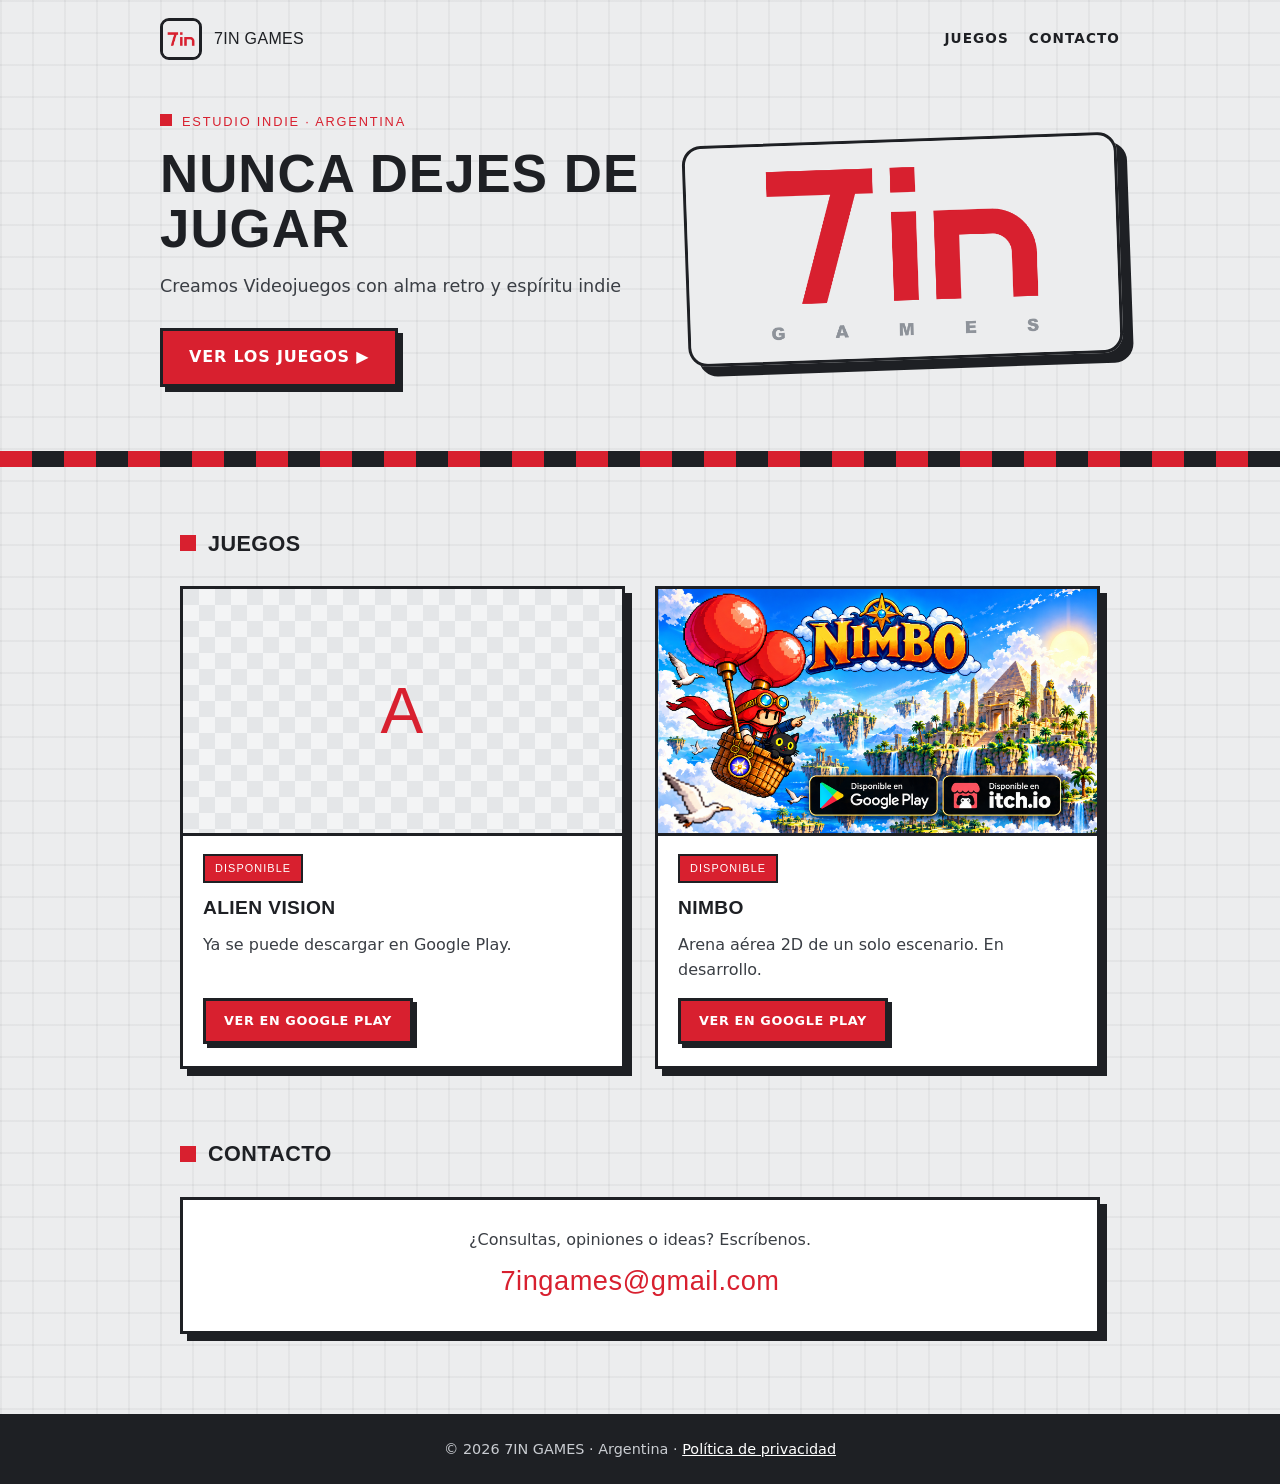
<file: index.html>
<!doctype html>
<html lang="es">
<head>
<meta charset="utf-8">
<meta name="viewport" content="width=device-width, initial-scale=1">
<title>7IN GAMES · Estudio indie de videojuegos</title>
<meta name="description" content="7IN GAMES (se lee «Tin»): estudio indie argentino de videojuegos para Android.">
<link rel="icon" type="image/png" href="logo/7ingames_rojo_icono512.png">
<link rel="stylesheet" href="style.css">
</head>
<body>

<header class="top">
  <a class="brand" href="#">
    <img src="logo/7ingames_rojo_icono512.png" alt="">
    <span class="display">7IN GAMES</span>
  </a>
  <nav>
    <a href="#juegos">Juegos</a>
    <a href="#contacto">Contacto</a>
  </nav>
</header>

<section class="hero wrap">
  <div>
    <p class="kicker display" id="kicker"></p>
    <h1 class="display" id="titular"></h1>
    <p class="bajada" id="bajada"></p>
    <p class="pron" id="pron"></p>
    <a class="btn" href="#juegos">Ver los juegos ▶</a>
  </div>
  <div class="hero-logo">
    <img src="logo/7ingames_rojo.png" alt="7IN GAMES">
  </div>
</section>

<div class="strip"></div>

<main class="wrap">
  <section class="bloque" id="juegos">
    <h2 class="titulo display">Juegos</h2>
    <div class="games" id="juegos-lista"></div>
  </section>

  <section class="bloque" id="contacto">
    <h2 class="titulo display">Contacto</h2>
    <div class="contacto">
      <p id="contacto-texto"></p>
      <a class="mail display" id="contacto-mail"></a>
    </div>
  </section>
</main>

<footer>
  <div class="wrap"><span id="pie"></span> · <a href="privacidad.html">Política de privacidad</a></div>
</footer>

<noscript><p style="text-align:center;padding:20px">Contacto: 7ingames@gmail.com</p></noscript>

<script src="contenido.js"></script>
<script>
(function () {
  var c = window.CONTENIDO;
  if (!c) { return; }

  function el(tag, cls, text) {
    var e = document.createElement(tag);
    if (cls) { e.className = cls; }
    if (text) { e.textContent = text; }
    return e;
  }
  function set(id, text) { document.getElementById(id).textContent = text; }

  set("kicker", c.estudio.kicker);
  set("titular", c.estudio.titular);
  set("bajada", c.estudio.bajada);
  set("pron", c.estudio.pronunciacion);
  set("contacto-texto", c.contacto.texto);
  set("pie", c.pie);

  var mail = document.getElementById("contacto-mail");
  mail.textContent = c.contacto.email;
  mail.href = "mailto:" + c.contacto.email;

  var lista = document.getElementById("juegos-lista");
  c.juegos.forEach(function (j) {
    var card = el("article", "card");

    var thumb = el("div", "thumb");
    if (j.imagen) {
      var img = el("img");
      img.src = j.imagen;
      img.alt = j.nombre;
      thumb.appendChild(img);
    } else {
      thumb.appendChild(el("span", "inicial display", j.nombre.charAt(0)));
    }
    card.appendChild(thumb);

    var body = el("div", "card-body");
    var etiqueta = j.estado === "disponible" ? "Disponible" : "Próximamente";
    body.appendChild(el("span", "estado display " + j.estado, etiqueta));
    body.appendChild(el("h3", "display", j.nombre));
    body.appendChild(el("p", "", j.texto));
    if (j.enlace) {
      var a = el("a", "btn chico", j.boton || "Ver más");
      a.href = j.enlace;
      a.target = "_blank";
      a.rel = "noopener";
      body.appendChild(a);
    }
    card.appendChild(body);
    lista.appendChild(card);
  });
})();
</script>

</body>
</html>
</file>
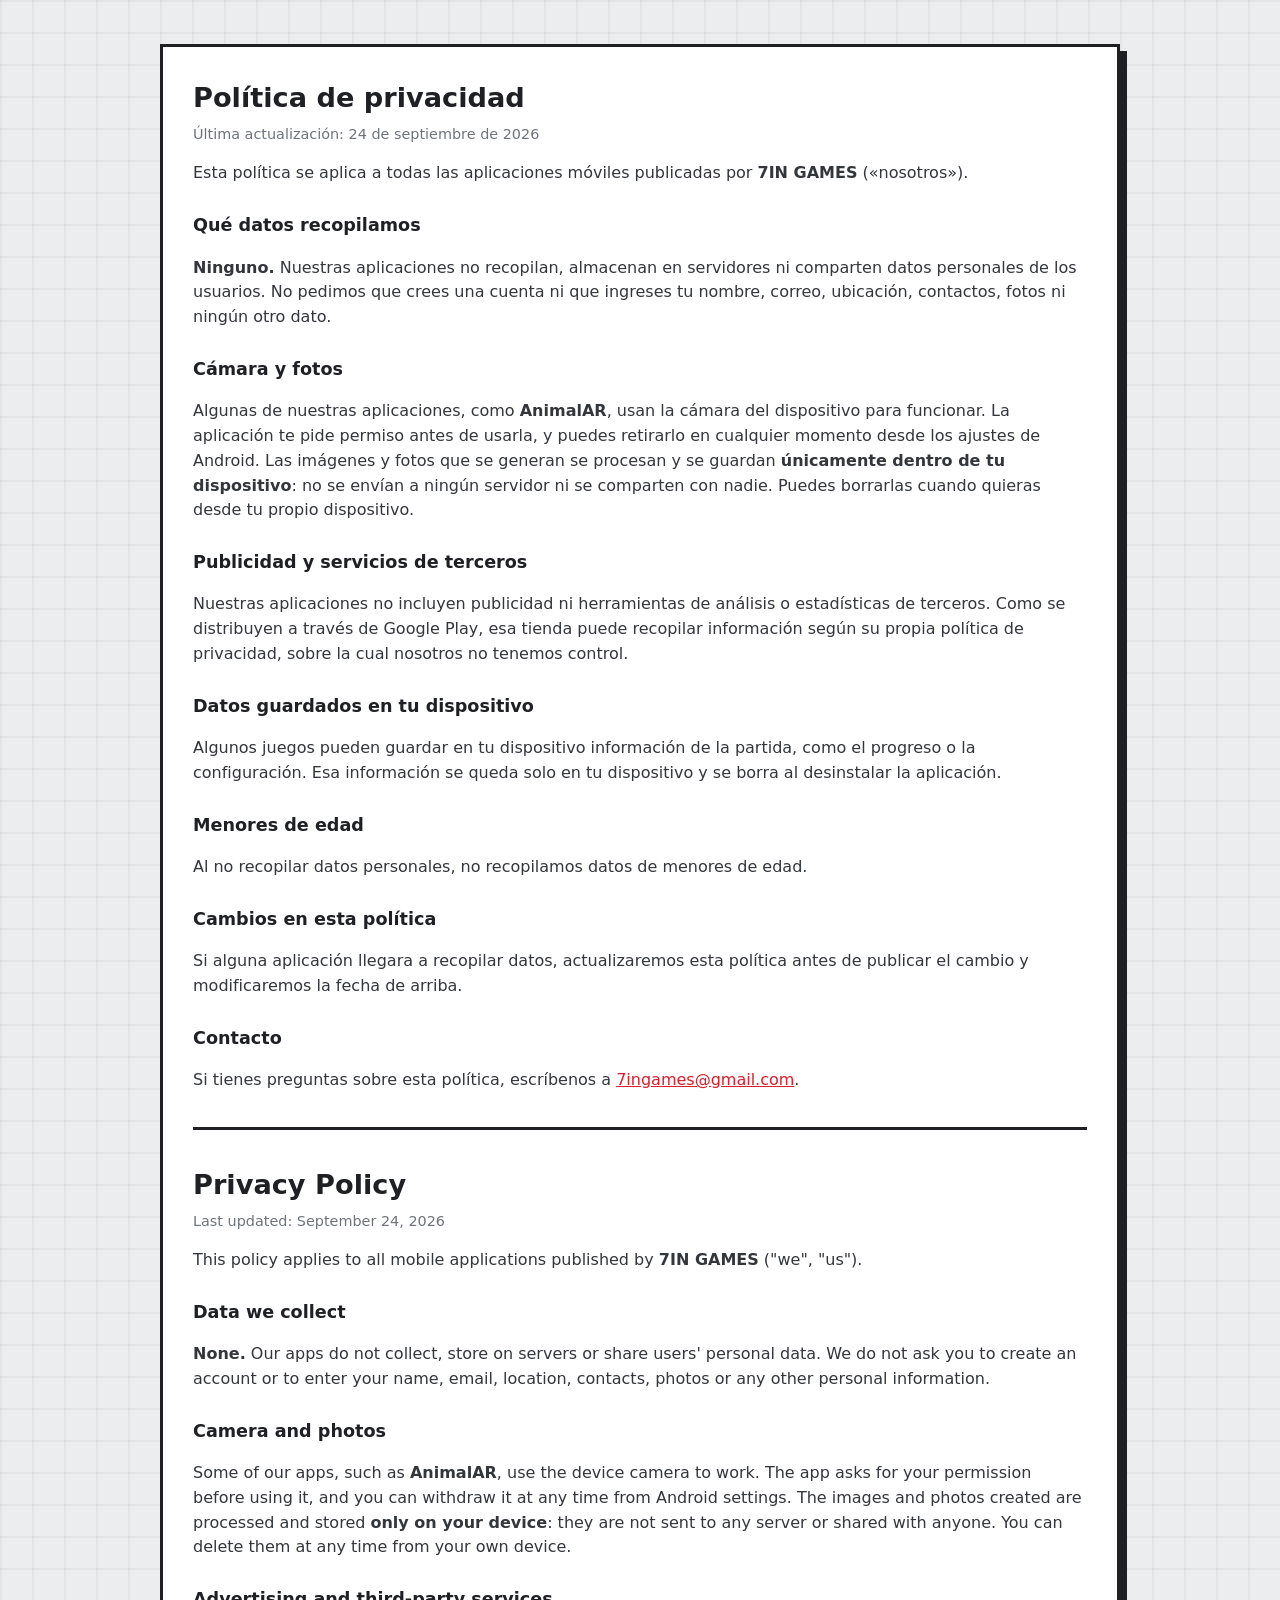
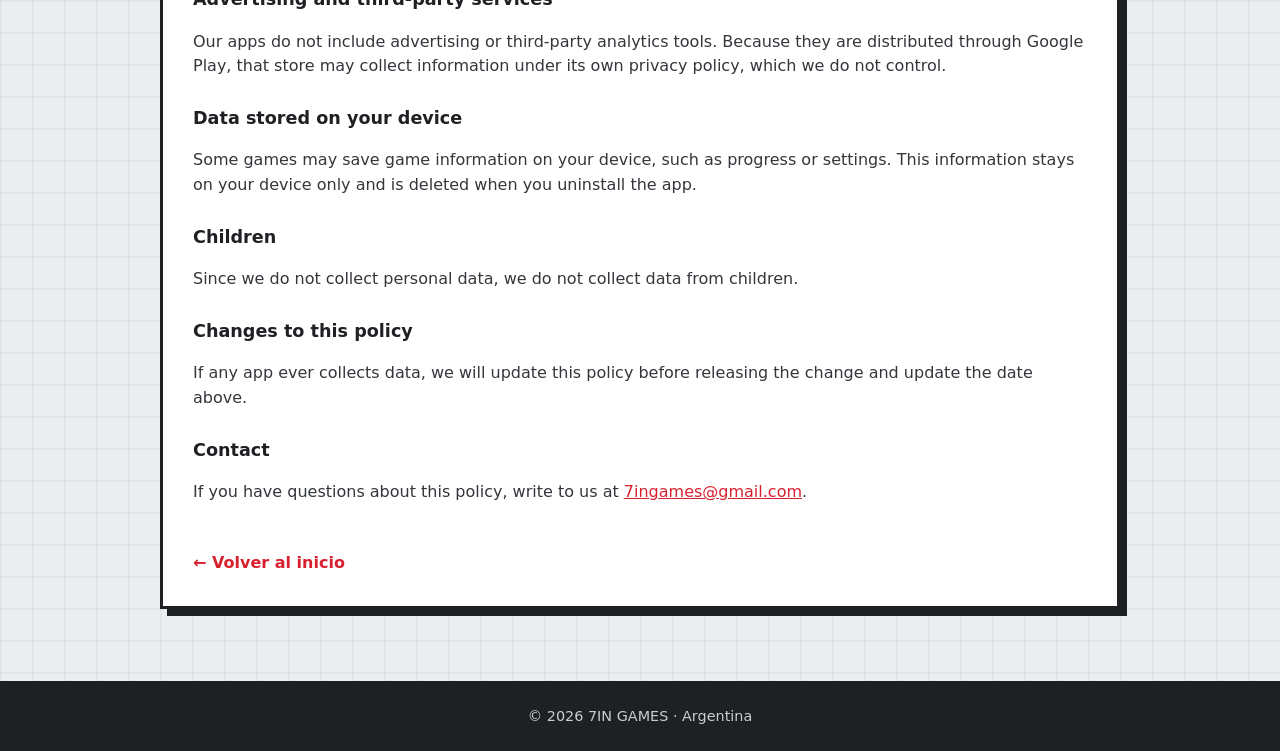
<file: privacidad.html>
<!doctype html>
<html lang="es">
<head>
<meta charset="utf-8">
<meta name="viewport" content="width=device-width, initial-scale=1">
<title>Política de privacidad · 7IN GAMES</title>
<meta name="description" content="Política de privacidad de las aplicaciones de 7IN GAMES. Nuestras apps no recopilan datos personales.">
<link rel="icon" type="image/png" href="logo/7ingames_rojo_icono512.png">
<link rel="stylesheet" href="style.css">
</head>
<body>
<main class="wrap">
  <div class="doc">

    <h1>Política de privacidad</h1>
    <p class="fecha">Última actualización: 24 de septiembre de 2026</p>

    <p>Esta política se aplica a todas las aplicaciones móviles publicadas por <b>7IN GAMES</b> («nosotros»).</p>

    <h2>Qué datos recopilamos</h2>
    <p><b>Ninguno.</b> Nuestras aplicaciones no recopilan, almacenan en servidores ni comparten datos personales de los usuarios. No pedimos que crees una cuenta ni que ingreses tu nombre, correo, ubicación, contactos, fotos ni ningún otro dato.</p>

    <h2>Cámara y fotos</h2>
    <p>Algunas de nuestras aplicaciones, como <b>AnimalAR</b>, usan la cámara del dispositivo para funcionar. La aplicación te pide permiso antes de usarla, y puedes retirarlo en cualquier momento desde los ajustes de Android. Las imágenes y fotos que se generan se procesan y se guardan <b>únicamente dentro de tu dispositivo</b>: no se envían a ningún servidor ni se comparten con nadie. Puedes borrarlas cuando quieras desde tu propio dispositivo.</p>

    <h2>Publicidad y servicios de terceros</h2>
    <p>Nuestras aplicaciones no incluyen publicidad ni herramientas de análisis o estadísticas de terceros. Como se distribuyen a través de Google Play, esa tienda puede recopilar información según su propia política de privacidad, sobre la cual nosotros no tenemos control.</p>

    <h2>Datos guardados en tu dispositivo</h2>
    <p>Algunos juegos pueden guardar en tu dispositivo información de la partida, como el progreso o la configuración. Esa información se queda solo en tu dispositivo y se borra al desinstalar la aplicación.</p>

    <h2>Menores de edad</h2>
    <p>Al no recopilar datos personales, no recopilamos datos de menores de edad.</p>

    <h2>Cambios en esta política</h2>
    <p>Si alguna aplicación llegara a recopilar datos, actualizaremos esta política antes de publicar el cambio y modificaremos la fecha de arriba.</p>

    <h2>Contacto</h2>
    <p>Si tienes preguntas sobre esta política, escríbenos a <a href="mailto:7ingames@gmail.com">7ingames@gmail.com</a>.</p>

    <hr>

    <h1 lang="en">Privacy Policy</h1>
    <p class="fecha" lang="en">Last updated: September 24, 2026</p>

    <p lang="en">This policy applies to all mobile applications published by <b>7IN GAMES</b> ("we", "us").</p>

    <h2 lang="en">Data we collect</h2>
    <p lang="en"><b>None.</b> Our apps do not collect, store on servers or share users' personal data. We do not ask you to create an account or to enter your name, email, location, contacts, photos or any other personal information.</p>

    <h2 lang="en">Camera and photos</h2>
    <p lang="en">Some of our apps, such as <b>AnimalAR</b>, use the device camera to work. The app asks for your permission before using it, and you can withdraw it at any time from Android settings. The images and photos created are processed and stored <b>only on your device</b>: they are not sent to any server or shared with anyone. You can delete them at any time from your own device.</p>

    <h2 lang="en">Advertising and third-party services</h2>
    <p lang="en">Our apps do not include advertising or third-party analytics tools. Because they are distributed through Google Play, that store may collect information under its own privacy policy, which we do not control.</p>

    <h2 lang="en">Data stored on your device</h2>
    <p lang="en">Some games may save game information on your device, such as progress or settings. This information stays on your device only and is deleted when you uninstall the app.</p>

    <h2 lang="en">Children</h2>
    <p lang="en">Since we do not collect personal data, we do not collect data from children.</p>

    <h2 lang="en">Changes to this policy</h2>
    <p lang="en">If any app ever collects data, we will update this policy before releasing the change and update the date above.</p>

    <h2 lang="en">Contact</h2>
    <p lang="en">If you have questions about this policy, write to us at <a href="mailto:7ingames@gmail.com">7ingames@gmail.com</a>.</p>

    <a class="back" href="index.html">← Volver al inicio</a>
  </div>
</main>
<footer>
  <div class="wrap">© 2026 7IN GAMES · Argentina</div>
</footer>
</body>
</html>
</file>
<file: style.css>
:root {
  --plate: #ECEDEE;
  --ink: #D8202F;
  --ink-dark: #A9151F;
  --dark: #1E2024;
  --sub: #6F747B;
  --card: #FFFFFF;
}
* { box-sizing: border-box; }
html { scroll-behavior: smooth; }
body {
  margin: 0;
  background-color: var(--plate);
  background-image:
    linear-gradient(rgba(30, 32, 36, .045) 2px, transparent 2px),
    linear-gradient(90deg, rgba(30, 32, 36, .045) 2px, transparent 2px);
  background-size: 32px 32px;
  color: var(--dark);
  font-family: "Segoe UI", system-ui, -apple-system, Roboto, Arial, sans-serif;
  line-height: 1.55;
}
.wrap { max-width: 1000px; margin: 0 auto; padding: 0 20px; }
.display { font-family: "Arial Black", "Segoe UI Black", "Helvetica Neue", Arial, sans-serif; text-transform: uppercase; letter-spacing: .02em; }

/* barra superior */
.top { display: flex; align-items: center; justify-content: space-between; gap: 16px; padding: 18px 20px; max-width: 1000px; margin: 0 auto; }
.brand { display: flex; align-items: center; gap: 12px; color: var(--dark); text-decoration: none; }
.brand img { width: 42px; height: 42px; border-radius: 9px; border: 3px solid var(--dark); }
.brand span { font-size: 1rem; }
.top nav { display: flex; gap: 20px; }
.top nav a { color: var(--dark); text-decoration: none; font-weight: 800; font-size: .85rem; letter-spacing: .08em; text-transform: uppercase; }
.top nav a:hover { color: var(--ink); }

/* portada */
.hero { display: grid; grid-template-columns: 1.05fr .95fr; gap: 44px; align-items: center; padding: 34px 20px 64px; }
.kicker { margin: 0 0 14px; font-size: .8rem; letter-spacing: .14em; color: var(--ink); }
.kicker::before { content: ""; display: inline-block; width: 12px; height: 12px; background: var(--ink); margin-right: 10px; }
.hero h1 { margin: 0 0 16px; font-size: clamp(2rem, 5vw, 3.3rem); line-height: 1.05; }
.hero p.bajada { margin: 0 0 12px; font-size: 1.1rem; color: #3A3E44; max-width: 480px; }
.hero p.pron { margin: 0 0 28px; font-size: .9rem; color: var(--sub); }
.hero p.pron b { color: var(--ink); }
.hero-logo img {
  display: block; width: 100%; height: auto;
  border: 3px solid var(--dark); border-radius: 4.375% / 8.75%;
  box-shadow: 10px 10px 0 var(--dark); transform: rotate(-2deg);
}

.btn {
  display: inline-block; padding: 14px 26px; background: var(--ink); color: #fff; text-decoration: none;
  font-weight: 800; letter-spacing: .05em; text-transform: uppercase;
  border: 3px solid var(--dark); box-shadow: 5px 5px 0 var(--dark);
  transition: transform .08s, box-shadow .08s;
}
.btn:hover { transform: translate(3px, 3px); box-shadow: 2px 2px 0 var(--dark); background: var(--ink-dark); }
.btn.chico { padding: 10px 18px; font-size: .8rem; box-shadow: 4px 4px 0 var(--dark); }

/* cinta arcade */
.strip { height: 16px; background: repeating-linear-gradient(90deg, var(--ink) 0 32px, var(--dark) 32px 64px); }

/* secciones */
section.bloque { padding: 60px 20px 8px; }
h2.titulo { display: flex; align-items: center; gap: 12px; margin: 0 0 26px; font-size: 1.35rem; }
h2.titulo::before { content: ""; width: 16px; height: 16px; background: var(--ink); flex: none; }

.games { display: grid; grid-template-columns: repeat(auto-fit, minmax(280px, 1fr)); gap: 30px; }
.card { display: flex; flex-direction: column; background: var(--card); border: 3px solid var(--dark); box-shadow: 7px 7px 0 var(--dark); }
.thumb {
  aspect-ratio: 16 / 9; display: grid; place-items: center; border-bottom: 3px solid var(--dark); overflow: hidden;
  background: conic-gradient(#F3F4F5 25%, #E4E6E8 0 50%, #F3F4F5 0 75%, #E4E6E8 0) 0 0 / 32px 32px;
}
.thumb .inicial { font-size: 4rem; color: var(--ink); }
.thumb img { width: 100%; height: 100%; object-fit: cover; display: block; }
.card-body { display: flex; flex-direction: column; gap: 10px; padding: 18px 20px 22px; flex: 1; }
.estado { align-self: flex-start; padding: 4px 10px; font-size: .68rem; letter-spacing: .1em; border: 2px solid var(--dark); }
.estado.disponible { background: var(--ink); color: #fff; }
.estado.proximamente { background: #fff; color: var(--dark); }
.card h3 { margin: 0; font-size: 1.2rem; }
.card p { margin: 0; color: #3A3E44; flex: 1; }
.card .btn { align-self: flex-start; margin-top: 6px; }

.contacto { background: var(--card); border: 3px solid var(--dark); box-shadow: 7px 7px 0 var(--dark); padding: 28px; text-align: center; }
.contacto p { margin: 0 0 8px; color: #3A3E44; }
.contacto a.mail { text-transform: none; color: var(--ink); font-size: clamp(1.1rem, 3.4vw, 1.7rem); text-decoration: none; word-break: break-all; }
.contacto a.mail:hover { text-decoration: underline; }

footer { margin-top: 72px; padding: 24px 0; background: var(--dark); color: #C9CCD1; text-align: center; font-size: .9rem; }
footer a { color: #fff; }

/* política de privacidad */
.doc { background: var(--card); border: 3px solid var(--dark); box-shadow: 7px 7px 0 var(--dark); padding: 30px; margin: 44px 0 20px; }
.doc h1 { margin: 0 0 4px; font-size: 1.7rem; }
.doc h2 { font-size: 1.1rem; margin: 26px 0 6px; }
.doc p, .doc li { color: #33363B; }
.doc a { color: var(--ink); }
.doc .fecha { color: var(--sub); font-size: .9rem; margin: 0 0 12px; }
.doc hr { border: 0; border-top: 3px solid var(--dark); margin: 34px 0; }
.back { display: inline-block; margin-top: 30px; color: var(--ink); font-weight: 800; text-decoration: none; }

@media (max-width: 760px) {
  .hero { grid-template-columns: 1fr; gap: 34px; padding-top: 18px; }
  .hero-logo { order: -1; padding: 0 8px; }
  .top nav { gap: 14px; }
  .brand span { display: none; }
}
</file>
